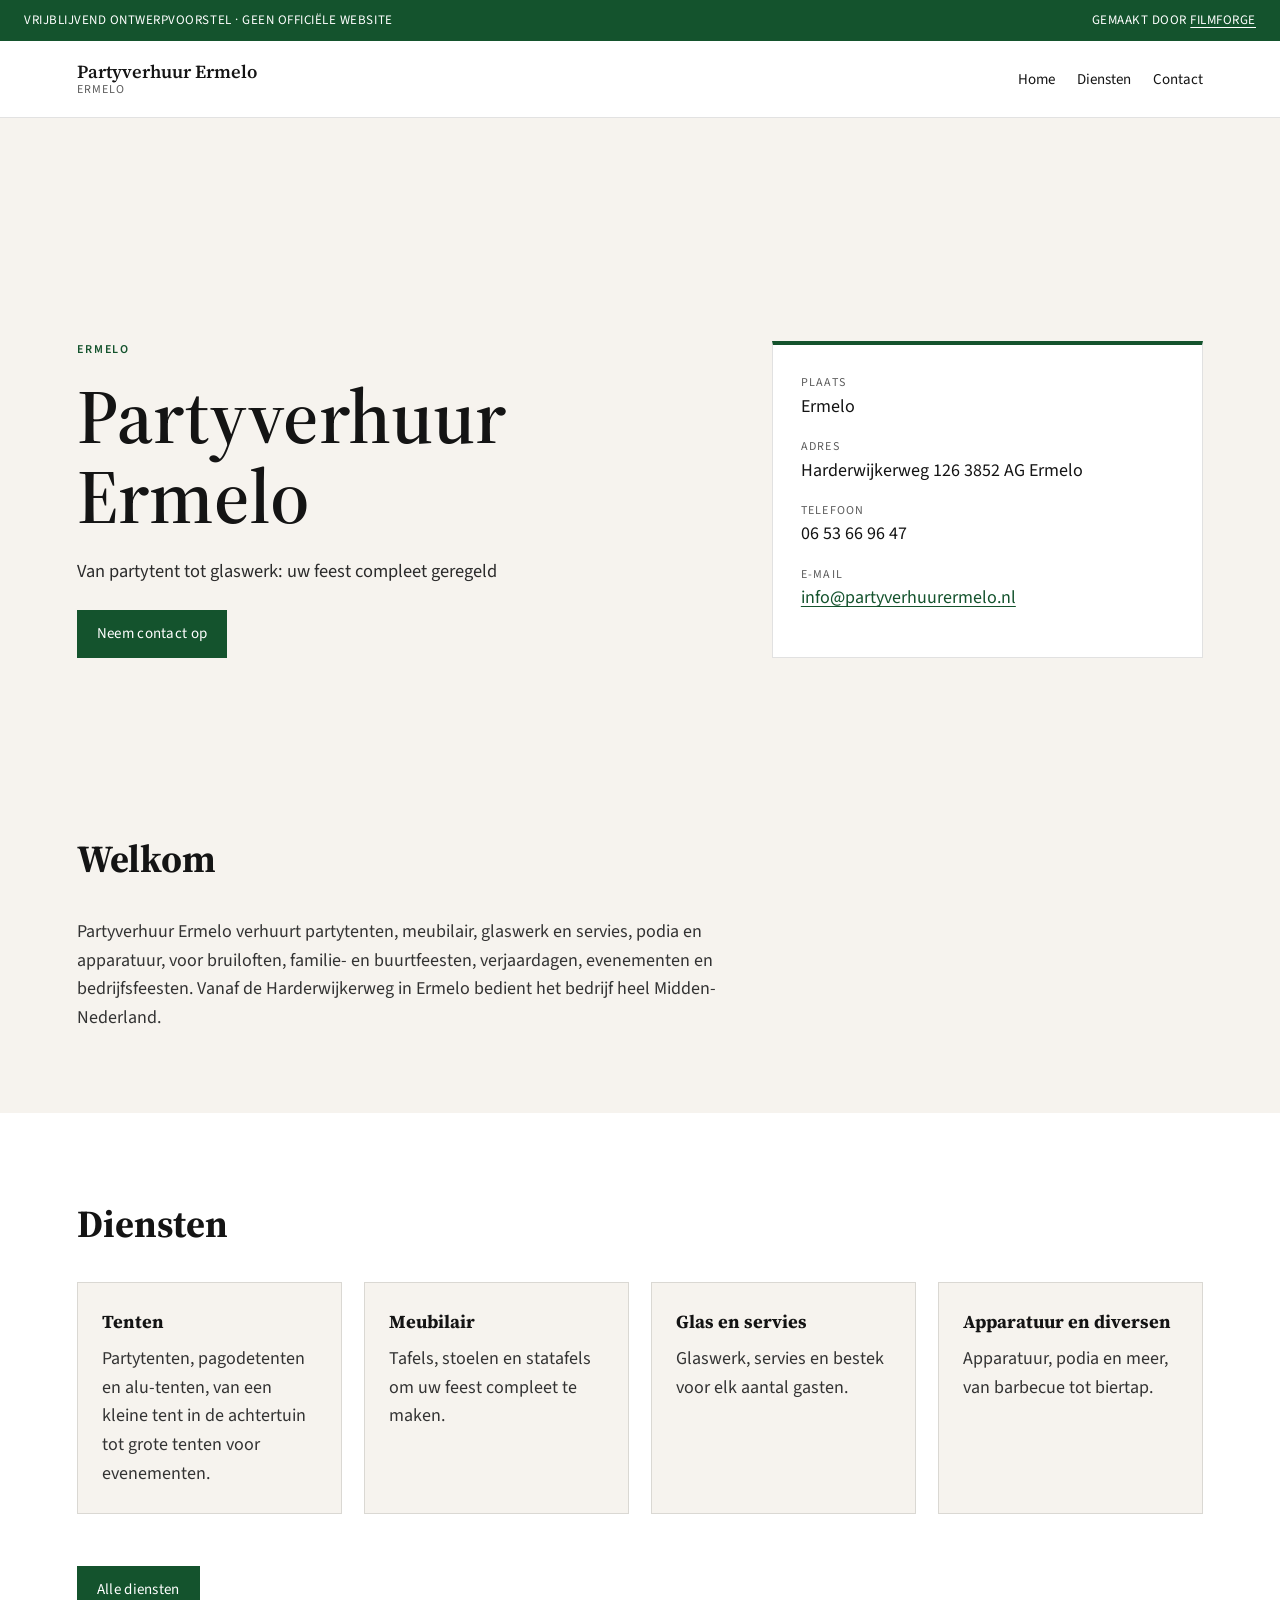
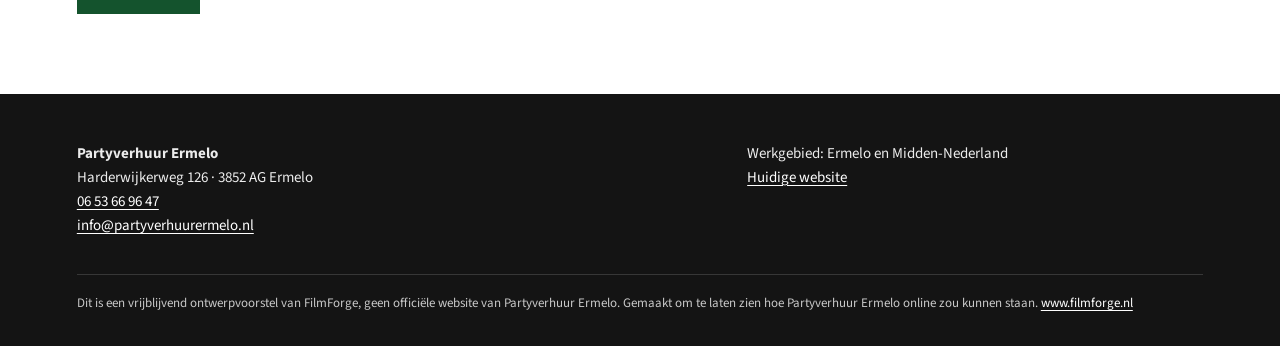
<file: index.html>
<!doctype html>
<html lang="nl">
<head>
<meta charset="utf-8">
<meta name="viewport" content="width=device-width, initial-scale=1">
<meta name="robots" content="noindex,nofollow">
<title>Partyverhuur Ermelo · Ermelo</title>
<meta name="description" content="Partyverhuur Ermelo in Ermelo — vrijblijvend ontwerpvoorstel van FilmForge.">
<link rel="preconnect" href="https://fonts.googleapis.com">
<link rel="preconnect" href="https://fonts.gstatic.com" crossorigin>
<link href="https://fonts.googleapis.com/css2?family=Source+Sans+3:wght@400;600&family=Source+Serif+4:opsz,wght@8..60,500;8..60,600&display=swap" rel="stylesheet">
<link rel="stylesheet" href="style.css">
</head>
<body>
<div class="ff-banner">
  <span>Vrijblijvend ontwerpvoorstel · geen officiële website</span>
  <span>Gemaakt door <a href="https://www.filmforge.nl" rel="noopener">FilmForge</a></span>
</div>
<header class="nav">
  <a class="brand" href="index.html">Partyverhuur Ermelo<small>Ermelo</small></a>
  <nav>
    <ul>
      <li><a href="index.html" aria-current="page">Home</a></li>
      <li><a href="diensten.html">Diensten</a></li>
      <li><a href="contact.html">Contact</a></li>
    </ul>
  </nav>
</header>

<section class="hero">
  <div>
    <p class="eyebrow">Ermelo</p>
    <h1>Partyverhuur Ermelo</h1>
    <p class="lede">Van partytent tot glaswerk: uw feest compleet geregeld</p>
    <a class="cta" href="contact.html">Neem contact op</a>
  </div>
  
    <aside class="hero-aside">
      <dl>
        <dt>Plaats</dt><dd>Ermelo</dd>
        <dt>Adres</dt><dd>Harderwijkerweg 126 3852 AG Ermelo</dd>
        <dt>Telefoon</dt><dd>06 53 66 96 47</dd>
        <dt>E-mail</dt><dd><a href="mailto:info@partyverhuurermelo.nl">info@partyverhuurermelo.nl</a></dd>
      </dl>
    </aside>
</section>
<section class="section">
  <div class="prose">
    <h2>Welkom</h2>
    <p>Partyverhuur Ermelo verhuurt partytenten, meubilair, glaswerk en servies, podia en apparatuur, voor bruiloften, familie- en buurtfeesten, verjaardagen, evenementen en bedrijfsfeesten. Vanaf de Harderwijkerweg in Ermelo bedient het bedrijf heel Midden-Nederland.</p>
  </div>
</section>
<section class="section alt">
  <h2>Diensten</h2>
  <div class="grid"><article class="card"><h3>Tenten</h3><p>Partytenten, pagodetenten en alu-tenten, van een kleine tent in de achtertuin tot grote tenten voor evenementen.</p></article>
<article class="card"><h3>Meubilair</h3><p>Tafels, stoelen en statafels om uw feest compleet te maken.</p></article>
<article class="card"><h3>Glas en servies</h3><p>Glaswerk, servies en bestek voor elk aantal gasten.</p></article>
<article class="card"><h3>Apparatuur en diversen</h3><p>Apparatuur, podia en meer, van barbecue tot biertap.</p></article></div>
  <p style="margin-top:28px"><a class="cta" href="diensten.html">Alle diensten</a></p>
</section>

<footer class="site">
  <div class="footer-grid">
    <div>
      <strong>Partyverhuur Ermelo</strong>
      <p>Harderwijkerweg 126 · 3852 AG Ermelo</p>
      <p><a href="tel:0653669647">06 53 66 96 47</a></p>
      <p><a href="mailto:info@partyverhuurermelo.nl">info@partyverhuurermelo.nl</a></p>
    </div>
    <div>
      <p>Werkgebied: Ermelo en Midden-Nederland</p>
      <p><a href="https://partyverhuurermelo.nl/">Huidige website</a></p>
    </div>
  </div>
  <p class="ff-note">Dit is een vrijblijvend ontwerpvoorstel van FilmForge, geen officiële website van Partyverhuur Ermelo. Gemaakt om te laten zien hoe Partyverhuur Ermelo online zou kunnen staan. <a href="https://www.filmforge.nl">www.filmforge.nl</a></p>
</footer>
</body>
</html>
</file>
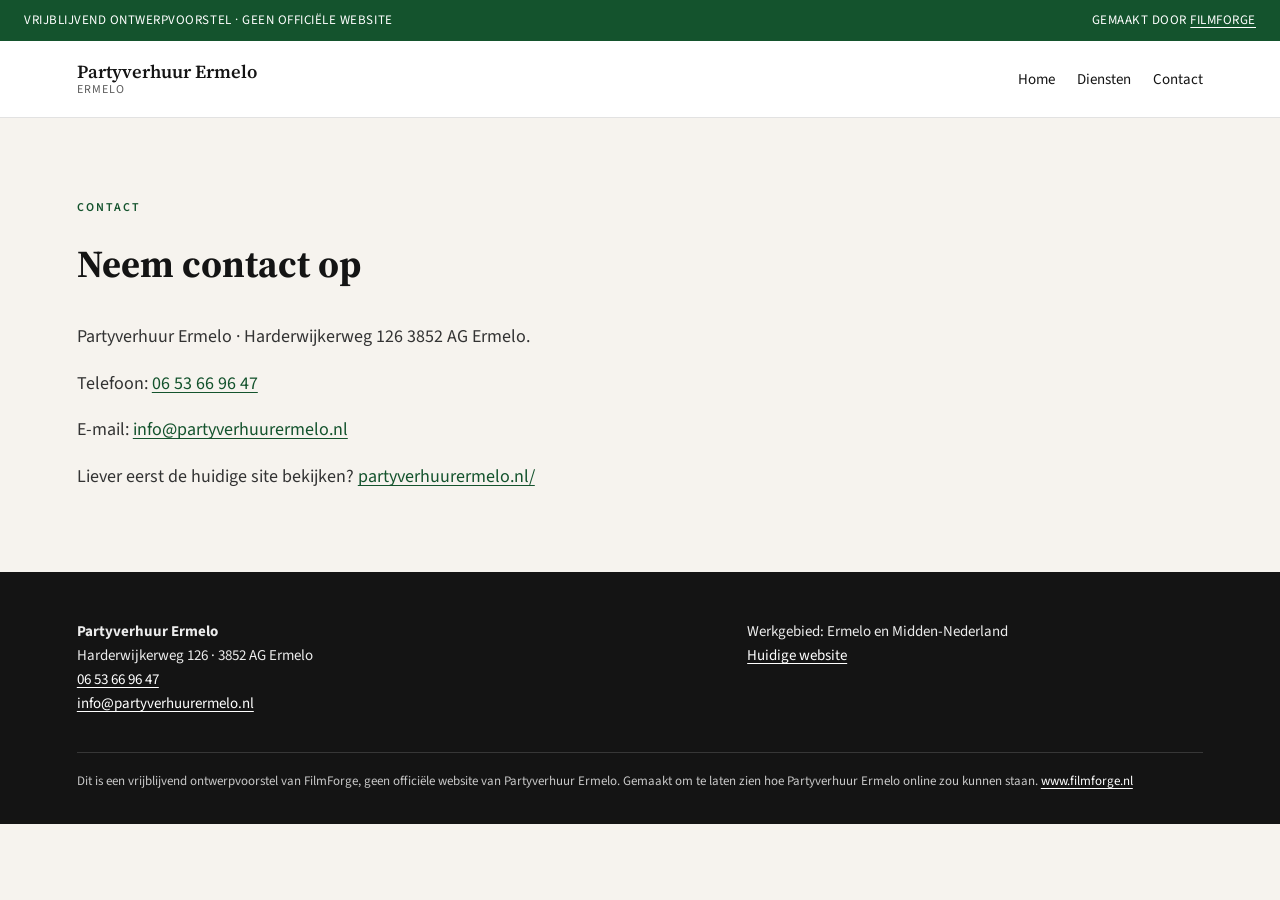
<file: contact.html>
<!doctype html>
<html lang="nl">
<head>
<meta charset="utf-8">
<meta name="viewport" content="width=device-width, initial-scale=1">
<meta name="robots" content="noindex,nofollow">
<title>Contact · Partyverhuur Ermelo</title>
<meta name="description" content="Partyverhuur Ermelo in Ermelo — vrijblijvend ontwerpvoorstel van FilmForge.">
<link rel="preconnect" href="https://fonts.googleapis.com">
<link rel="preconnect" href="https://fonts.gstatic.com" crossorigin>
<link href="https://fonts.googleapis.com/css2?family=Source+Sans+3:wght@400;600&family=Source+Serif+4:opsz,wght@8..60,500;8..60,600&display=swap" rel="stylesheet">
<link rel="stylesheet" href="style.css">
</head>
<body>
<div class="ff-banner">
  <span>Vrijblijvend ontwerpvoorstel · geen officiële website</span>
  <span>Gemaakt door <a href="https://www.filmforge.nl" rel="noopener">FilmForge</a></span>
</div>
<header class="nav">
  <a class="brand" href="index.html">Partyverhuur Ermelo<small>Ermelo</small></a>
  <nav>
    <ul>
      <li><a href="index.html">Home</a></li>
      <li><a href="diensten.html">Diensten</a></li>
      <li><a href="contact.html" aria-current="page">Contact</a></li>
    </ul>
  </nav>
</header>

<section class="section">
  <p class="eyebrow">Contact</p>
  <h2>Neem contact op</h2>
  <div class="prose">
    <p>Partyverhuur Ermelo · Harderwijkerweg 126 3852 AG Ermelo.</p>
    <p>Telefoon: <a href='tel:0653669647'>06 53 66 96 47</a></p>
    <p>E-mail: <a href="mailto:info@partyverhuurermelo.nl">info@partyverhuurermelo.nl</a></p>
    
    <p>Liever eerst de huidige site bekijken? <a href="https://partyverhuurermelo.nl/">partyverhuurermelo.nl/</a></p>
  </div>
</section>

<footer class="site">
  <div class="footer-grid">
    <div>
      <strong>Partyverhuur Ermelo</strong>
      <p>Harderwijkerweg 126 · 3852 AG Ermelo</p>
      <p><a href="tel:0653669647">06 53 66 96 47</a></p>
      <p><a href="mailto:info@partyverhuurermelo.nl">info@partyverhuurermelo.nl</a></p>
    </div>
    <div>
      <p>Werkgebied: Ermelo en Midden-Nederland</p>
      <p><a href="https://partyverhuurermelo.nl/">Huidige website</a></p>
    </div>
  </div>
  <p class="ff-note">Dit is een vrijblijvend ontwerpvoorstel van FilmForge, geen officiële website van Partyverhuur Ermelo. Gemaakt om te laten zien hoe Partyverhuur Ermelo online zou kunnen staan. <a href="https://www.filmforge.nl">www.filmforge.nl</a></p>
</footer>
</body>
</html>
</file>
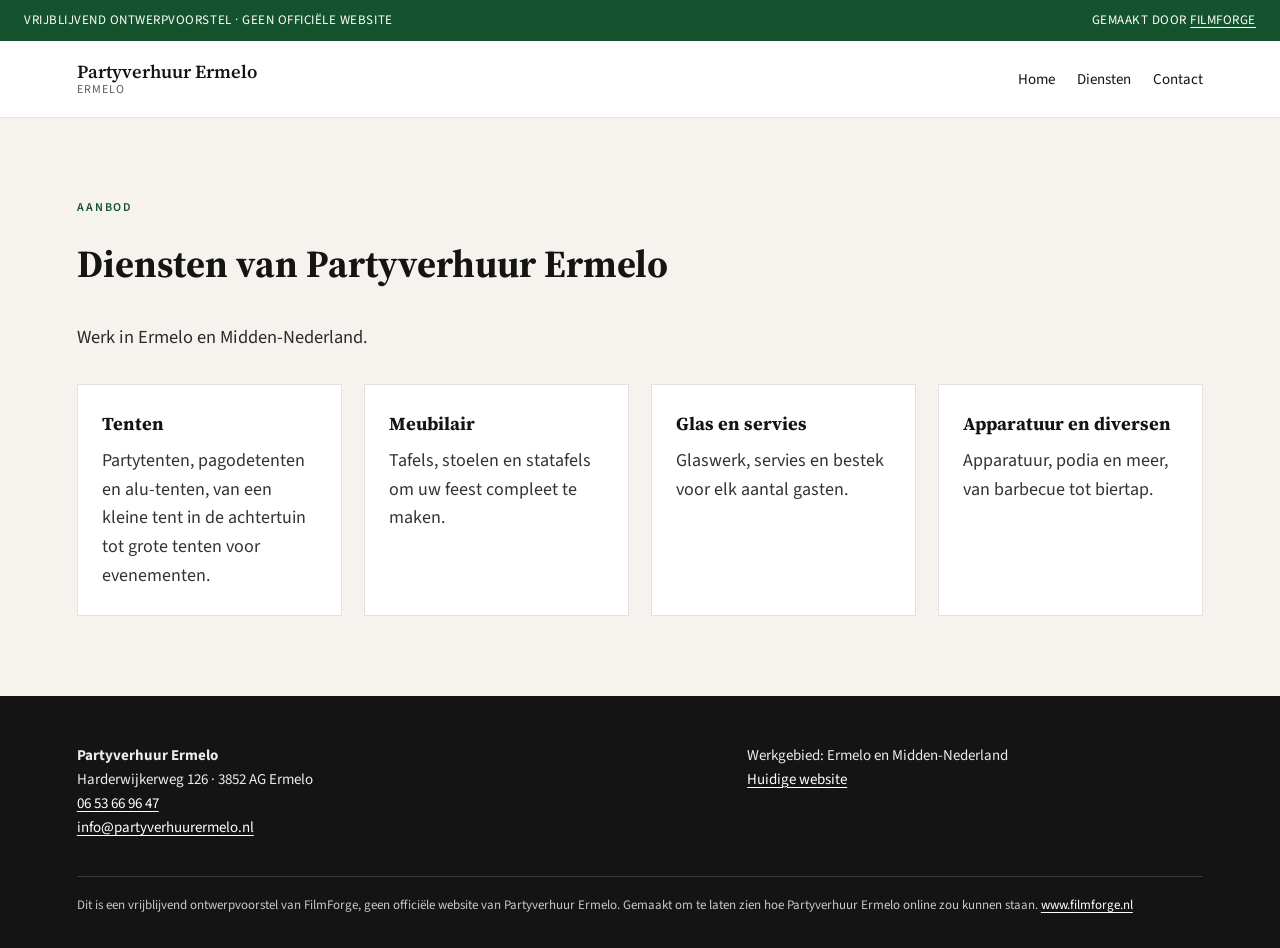
<file: diensten.html>
<!doctype html>
<html lang="nl">
<head>
<meta charset="utf-8">
<meta name="viewport" content="width=device-width, initial-scale=1">
<meta name="robots" content="noindex,nofollow">
<title>Diensten · Partyverhuur Ermelo</title>
<meta name="description" content="Partyverhuur Ermelo in Ermelo — vrijblijvend ontwerpvoorstel van FilmForge.">
<link rel="preconnect" href="https://fonts.googleapis.com">
<link rel="preconnect" href="https://fonts.gstatic.com" crossorigin>
<link href="https://fonts.googleapis.com/css2?family=Source+Sans+3:wght@400;600&family=Source+Serif+4:opsz,wght@8..60,500;8..60,600&display=swap" rel="stylesheet">
<link rel="stylesheet" href="style.css">
</head>
<body>
<div class="ff-banner">
  <span>Vrijblijvend ontwerpvoorstel · geen officiële website</span>
  <span>Gemaakt door <a href="https://www.filmforge.nl" rel="noopener">FilmForge</a></span>
</div>
<header class="nav">
  <a class="brand" href="index.html">Partyverhuur Ermelo<small>Ermelo</small></a>
  <nav>
    <ul>
      <li><a href="index.html">Home</a></li>
      <li><a href="diensten.html" aria-current="page">Diensten</a></li>
      <li><a href="contact.html">Contact</a></li>
    </ul>
  </nav>
</header>

<section class="section">
  <p class="eyebrow">Aanbod</p>
  <h2>Diensten van Partyverhuur Ermelo</h2>
  <p class="lede" style="margin-bottom:32px">Werk in Ermelo en Midden-Nederland.</p>
  <div class="grid"><article class="card"><h3>Tenten</h3><p>Partytenten, pagodetenten en alu-tenten, van een kleine tent in de achtertuin tot grote tenten voor evenementen.</p></article>
<article class="card"><h3>Meubilair</h3><p>Tafels, stoelen en statafels om uw feest compleet te maken.</p></article>
<article class="card"><h3>Glas en servies</h3><p>Glaswerk, servies en bestek voor elk aantal gasten.</p></article>
<article class="card"><h3>Apparatuur en diversen</h3><p>Apparatuur, podia en meer, van barbecue tot biertap.</p></article></div>
</section>

<footer class="site">
  <div class="footer-grid">
    <div>
      <strong>Partyverhuur Ermelo</strong>
      <p>Harderwijkerweg 126 · 3852 AG Ermelo</p>
      <p><a href="tel:0653669647">06 53 66 96 47</a></p>
      <p><a href="mailto:info@partyverhuurermelo.nl">info@partyverhuurermelo.nl</a></p>
    </div>
    <div>
      <p>Werkgebied: Ermelo en Midden-Nederland</p>
      <p><a href="https://partyverhuurermelo.nl/">Huidige website</a></p>
    </div>
  </div>
  <p class="ff-note">Dit is een vrijblijvend ontwerpvoorstel van FilmForge, geen officiële website van Partyverhuur Ermelo. Gemaakt om te laten zien hoe Partyverhuur Ermelo online zou kunnen staan. <a href="https://www.filmforge.nl">www.filmforge.nl</a></p>
</footer>
</body>
</html>
</file>
<file: style.css>
:root {
  --ink: #141414;
  --muted: #5c5c5c;
  --paper: #f6f3ee;
  --card: #ffffff;
  --accent: #14532d;
  --accent-2: #14532d2;
  --line: rgba(20,20,20,.12);
}
* { box-sizing: border-box; margin: 0; padding: 0; }
html { scroll-behavior: smooth; }
body {
  font-family: "Source Sans 3", "Segoe UI", sans-serif;
  color: var(--ink);
  background: var(--paper);
  line-height: 1.6;
  font-size: 18px;
}
a { color: var(--accent); text-decoration-thickness: 1px; text-underline-offset: 3px; }
img { max-width: 100%; }
.ff-banner {
  background: var(--accent);
  color: #fff;
  font-size: 13px;
  letter-spacing: .04em;
  text-transform: uppercase;
  padding: 10px 24px;
  display: flex;
  justify-content: space-between;
  gap: 16px;
  flex-wrap: wrap;
}
.ff-banner a { color: #fff; }
header.nav {
  display: flex;
  align-items: center;
  justify-content: space-between;
  gap: 24px;
  padding: 20px 6vw;
  border-bottom: 1px solid var(--line);
  background: var(--card);
  position: sticky;
  top: 0;
  z-index: 10;
}
.brand {
  font-family: "Source Serif 4", Georgia, serif;
  font-weight: 600;
  font-size: 1.15rem;
  color: var(--ink);
  text-decoration: none;
  line-height: 1.2;
}
.brand small { display: block; font-family: "Source Sans 3", sans-serif; font-weight: 400; font-size: 12px; letter-spacing: .08em; text-transform: uppercase; color: var(--muted); }
nav ul { display: flex; gap: 22px; list-style: none; flex-wrap: wrap; }
nav a { color: var(--ink); text-decoration: none; font-size: 15px; }
nav a:hover { color: var(--accent); }
.hero {
  padding: 12vh 6vw 10vh;
  display: grid;
  grid-template-columns: 1.2fr .8fr;
  gap: 48px;
  align-items: end;
  background:
    linear-gradient(120deg, rgba(255,255,255,.7), transparent 40%),
    radial-gradient(circle at 90% 10%, var(--accent-2), transparent 42%),
    radial-gradient(circle at 0% 100%, var(--accent), transparent 50%),
    var(--paper);
  min-height: 70vh;
}
.eyebrow { text-transform: uppercase; letter-spacing: .16em; font-size: 12px; color: var(--accent); font-weight: 600; margin-bottom: 16px; }
h1 {
  font-family: "Source Serif 4", Georgia, serif;
  font-size: clamp(2.4rem, 6vw, 5rem);
  line-height: 1.05;
  font-weight: 600;
  margin-bottom: 20px;
}
.lede { font-size: 1.15rem; max-width: 38rem; color: #2b2b2b; }
.hero-aside {
  background: var(--card);
  padding: 28px;
  border: 1px solid var(--line);
  border-top: 4px solid var(--accent);
}
.hero-aside dt { font-size: 12px; text-transform: uppercase; letter-spacing: .1em; color: var(--muted); }
.hero-aside dd { margin: 0 0 16px; }
.section { padding: 80px 6vw; }
.section.alt { background: var(--card); }
.section h2 {
  font-family: "Source Serif 4", Georgia, serif;
  font-size: clamp(1.8rem, 3vw, 2.6rem);
  margin-bottom: 28px;
}
.grid {
  display: grid;
  grid-template-columns: repeat(auto-fit, minmax(240px, 1fr));
  gap: 22px;
}
.card {
  background: var(--card);
  border: 1px solid var(--line);
  padding: 24px;
}
.section.alt .card { background: var(--paper); }
.card h3 { font-size: 1.15rem; margin-bottom: 8px; font-family: "Source Serif 4", Georgia, serif; }
.card p, .prose p { color: #333; }
.prose { max-width: 44rem; }
.prose p + p { margin-top: 1em; }
.cta {
  display: inline-block;
  margin-top: 24px;
  background: var(--accent);
  color: #fff;
  text-decoration: none;
  padding: 12px 20px;
  font-size: 15px;
  letter-spacing: .02em;
}
.cta:hover { filter: brightness(1.08); }
footer.site {
  padding: 48px 6vw 32px;
  background: var(--ink);
  color: #ececec;
  font-size: 15px;
}
footer.site a { color: #fff; }
.footer-grid { display: grid; grid-template-columns: 1.4fr 1fr; gap: 32px; margin-bottom: 36px; }
.ff-note {
  border-top: 1px solid rgba(255,255,255,.15);
  padding-top: 18px;
  font-size: 13px;
  color: #c8c8c8;
}
@media (max-width: 800px) {
  .hero, .footer-grid { grid-template-columns: 1fr; }
  header.nav { flex-direction: column; align-items: flex-start; }
}
</file>
